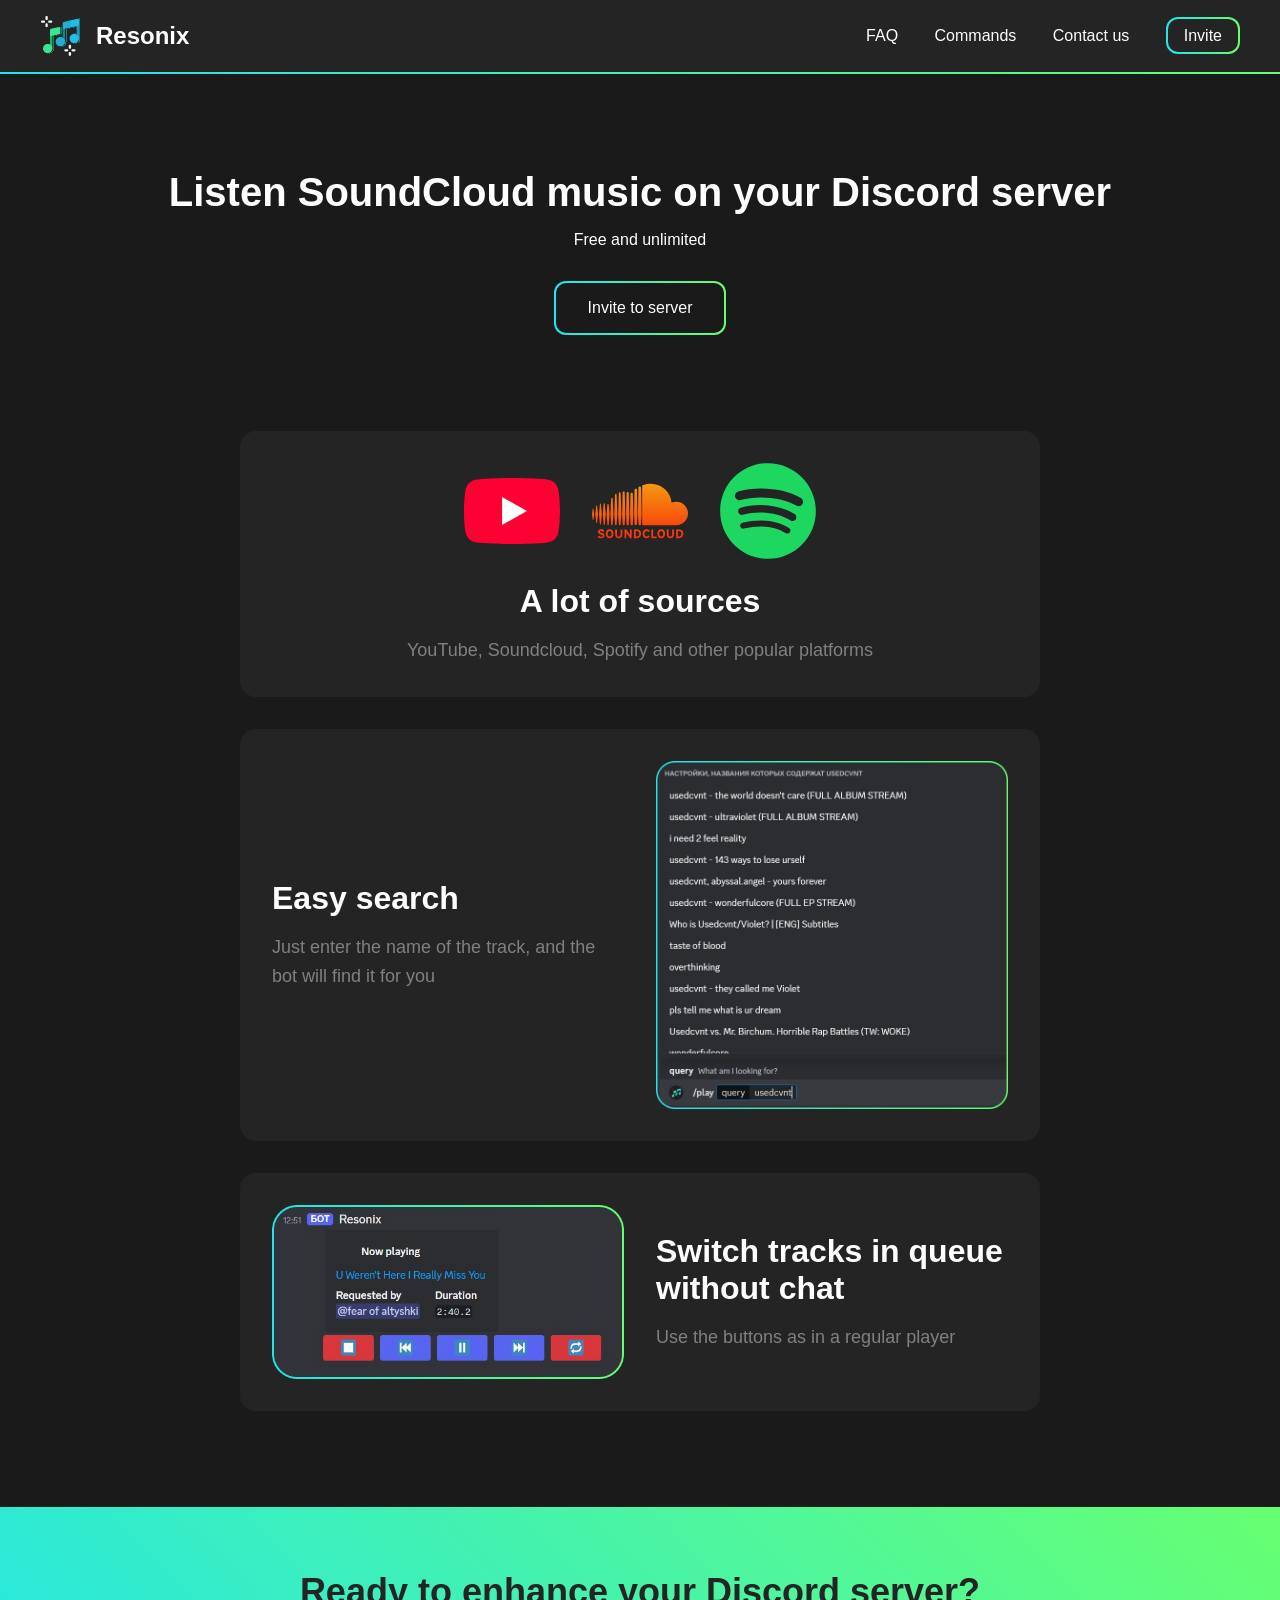
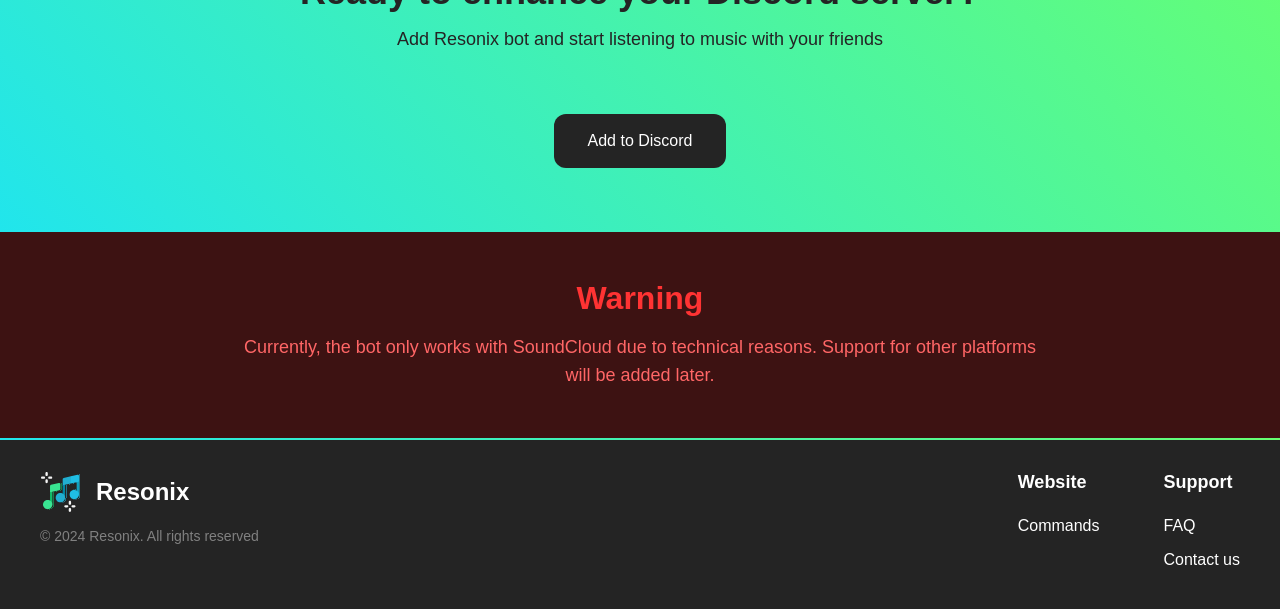
<file: frontend/index.html>
<!DOCTYPE html>
<html lang="ru">
<head>
    <meta charset="UTF-8">
    <meta name="viewport" content="width=device-width, initial-scale=1.0">
    <title>Resonix bot</title>
    <link rel="icon" href="assets/images/logo.svg" type="image/svg+xml">
    <link rel="stylesheet" href="assets/css/styles.css">
    <link href="https://api.fontshare.com/v2/css?f[]=satoshi@900,700,500,400&display=swap" rel="stylesheet">
</head>
<body>
    <header>
        <nav>
            <a href="index.html" class="logo">
                <img src="assets/images/logo.svg" alt="МузБот" class="logo-img">
                <span class="logo-text">Resonix</span>
            </a>
            <div class="nav-links">

                <a href="faq.html">FAQ</a>
                <a href="commands.html">Commands</a>
                <a href="contact.html">Contact us</a>
                <a href="https://discord.com/oauth2/authorize?client_id=1315602701471580240&permissions=36703232&integration_type=0&scope=bot+applications.commands" class="invite-btn">Invite</a>
            </div>
        </nav>
    </header>

    <main>
        <section class="hero">
            <h1>Listen SoundCloud music on your Discord server</h1>
            <p>Free and unlimited</p>
            <a href="https://discord.com/oauth2/authorize?client_id=1315602701471580240&permissions=36703232&integration_type=0&scope=bot+applications.commands" class="cta-button">Invite to server</a>
        </section>

        
        <section class="features">
            <div class="feature-card">
                    <div class="icon-group">
                        <img src="assets/images/youtube.svg" alt="YouTube" class="platform-icon">
                        <img src="assets/images/soundcloud.svg" alt="SoundCloud" class="platform-icon">
                        <img src="assets/images/spotify.svg" alt="Spotify" class="platform-icon">
                    </div>
                <h3>A lot of sources</h3>
                <p>YouTube, Soundcloud, Spotify and other popular platforms</p>
            </div>
            <div class="feature-card">
                <div class="feature-card-content">
                    <div class="feature-text">
                        <h3>Easy search</h3>
                        <p>Just enter the name of the track, and the bot will find it for you</p>
                    </div>
                    <div class="feature-image">
                        <img src="assets/images/image_1.png" alt="Easy search" class="card-image">
                    </div>
                </div>
            </div>
            <div class="feature-card">
                <div class="feature-card-content">
                    <div class="feature-image">
                        <img src="assets/images/image_2.png" alt="Playlists management" class="card-image">
                    </div>
                    <div class="feature-text">
                        <h3>Switch tracks in queue without chat</h3>
                        <p>Use the buttons as in a regular player</p>
                    </div>
                </div>
            </div>
        </section>

        <section class="cta-section">
            <div class="cta-content">
                <h2>Ready to enhance your Discord server?</h2>
                <p>Add Resonix bot and start listening to music with your friends</p>
                <a href="https://discord.com/oauth2/authorize?client_id=1315602701471580240&permissions=36703232&integration_type=0&scope=bot+applications.commands" class="cta-button cta-button-inverse">Add to Discord</a>
            </div>
        </section>

        <section class="warning">
            <div class="warning-content">
                <h2>Warning</h2>
                <p>Currently, the bot only works with SoundCloud due to technical reasons. Support for other platforms will be added later.</p>
            </div>
        </section>
    </main>

    <footer>
        <div class="footer-content">
            <div class="footer-left">
                <div class="logo">
                    <img src="assets/images/logo.svg" alt="МузБот" class="logo-img">
                    <span class="logo-text">Resonix</span>
                </div>
                <p class="copyright">© 2024 Resonix. All rights reserved</p>
            </div>
            <div class="footer-right">
                <div class="footer-section">
                    <h4>Website</h4>
                    <a href="commands.html">Commands</a>
                </div>
                <div class="footer-section">
                    <h4>Support</h4>
                    <a href="faq.html">FAQ</a>
                    <a href="contact.html">Contact us</a>
                </div>
            </div>
        </div>
    </footer>
</body>
</html>
</file>
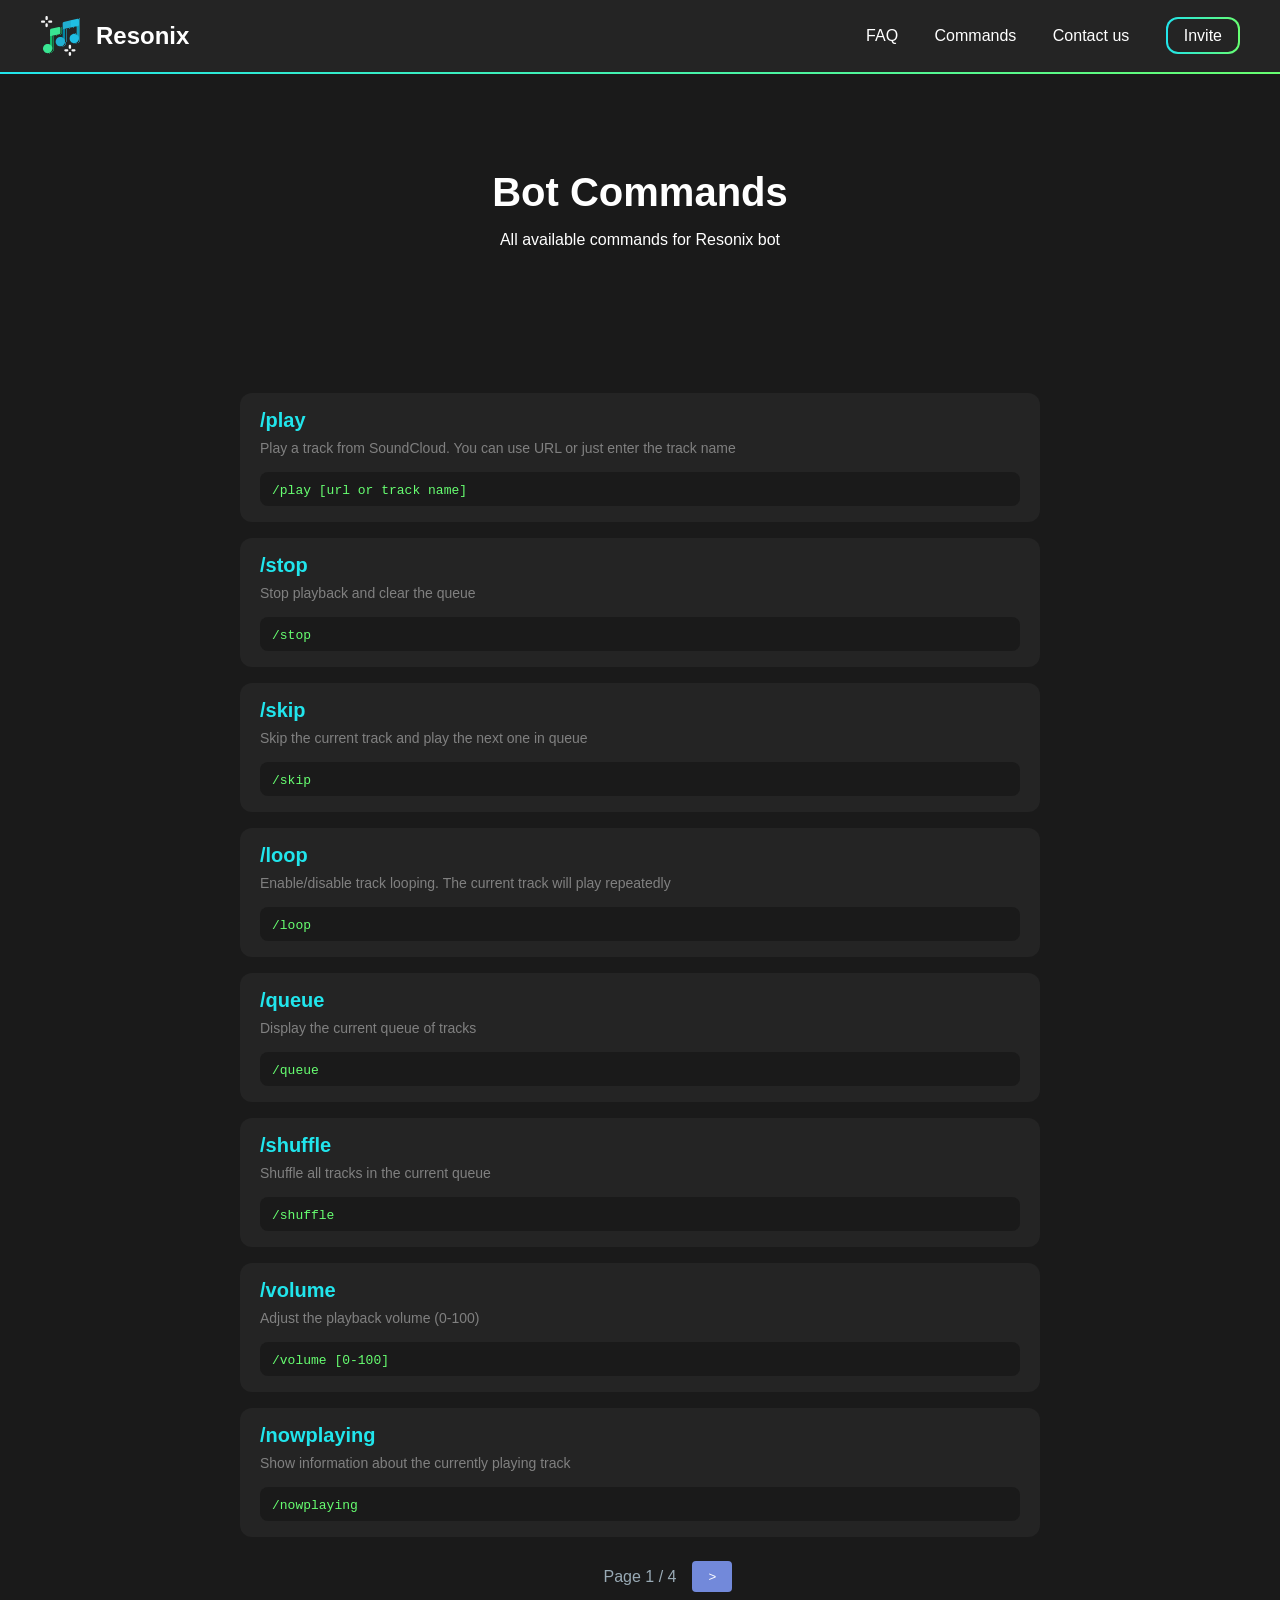
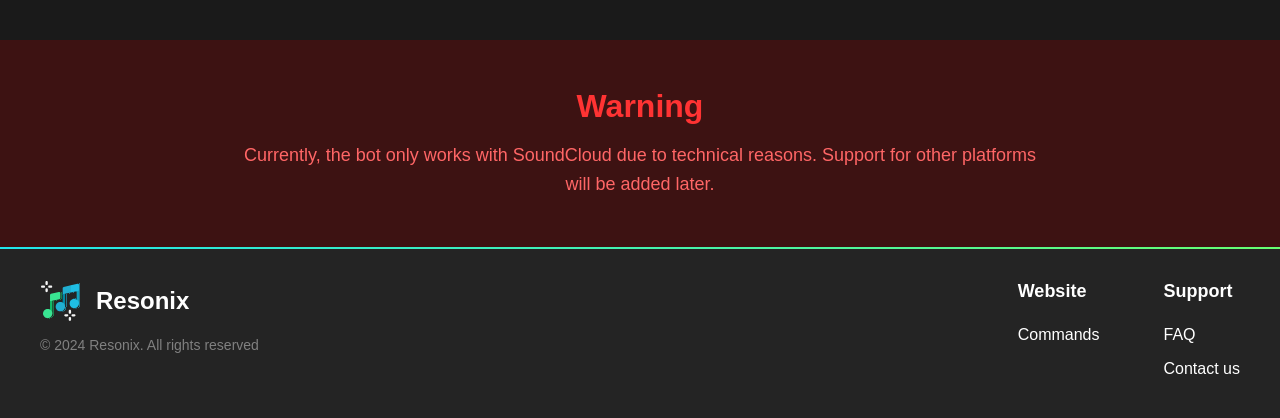
<file: frontend/commands.html>
<!DOCTYPE html>
<html lang="ru">
<head>
    <meta charset="UTF-8">
    <meta name="viewport" content="width=device-width, initial-scale=1.0">
    <title>Commands - Resonix</title>
    <link rel="icon" href="assets/images/logo.svg" type="image/svg+xml">
    <link rel="stylesheet" href="assets/css/styles.css">
    <link href="https://api.fontshare.com/v2/css?f[]=satoshi@900,700,500,400&display=swap" rel="stylesheet">
</head>
<body>
    <header>
        <nav>
            <a href="index.html" class="logo">
                <img src="assets/images/logo.svg" alt="МузБот" class="logo-img">
                <span class="logo-text">Resonix</span>
            </a>
            <div class="nav-links">
                <a href="faq.html">FAQ</a>
                <a href="commands.html">Commands</a>
					 <a href="contact.html">Contact us</a>
                <a href="https://discord.com/oauth2/authorize?client_id=1315602701471580240&permissions=36703232&integration_type=0&scope=bot+applications.commands" class="invite-btn">Invite</a>
            </div>
        </nav>
    </header>

    <main>
        <section class="hero">
            <h1>Bot Commands</h1>
            <p>All available commands for Resonix bot</p>
        </section>

        <section class="commands-section">
            <div class="commands-container">
                <div class="commands-page" id="page1">
                    <div class="command-card">
                        <h3>/play</h3>
                        <p>Play a track from SoundCloud. You can use URL or just enter the track name</p>
                        <div class="command-usage">
                            <code>/play [url or track name]</code>
                        </div>
                    </div>

                    <div class="command-card">
                        <h3>/stop</h3>
                        <p>Stop playback and clear the queue</p>
                        <div class="command-usage">
                            <code>/stop</code>
                        </div>
                    </div>

                    <div class="command-card">
                        <h3>/skip</h3>
                        <p>Skip the current track and play the next one in queue</p>
                        <div class="command-usage">
                            <code>/skip</code>
                        </div>
                    </div>

                    <div class="command-card">
                        <h3>/loop</h3>
                        <p>Enable/disable track looping. The current track will play repeatedly</p>
                        <div class="command-usage">
                            <code>/loop</code>
                        </div>
                    </div>

                    <div class="command-card">
                        <h3>/queue</h3>
                        <p>Display the current queue of tracks</p>
                        <div class="command-usage">
                            <code>/queue</code>
                        </div>
                    </div>

                    <div class="command-card">
                        <h3>/shuffle</h3>
                        <p>Shuffle all tracks in the current queue</p>
                        <div class="command-usage">
                            <code>/shuffle</code>
                        </div>
                    </div>

                    <div class="command-card">
                        <h3>/volume</h3>
                        <p>Adjust the playback volume (0-100)</p>
                        <div class="command-usage">
                            <code>/volume [0-100]</code>
                        </div>
                    </div>

                    <div class="command-card">
                        <h3>/nowplaying</h3>
                        <p>Show information about the currently playing track</p>
                        <div class="command-usage">
                            <code>/nowplaying</code>
                        </div>
                    </div>
                </div>

                <div class="commands-page" id="page2">
                    <div class="command-card">
                        <h3>loop</h3>
                        <p>Loops the current song</p>
                        <div class="command-usage">
                            <code>/loop</code>
                        </div>
                    </div>

                    <div class="command-card">
                        <h3>loopq</h3>
                        <p>Loop the current song queue</p>
                        <div class="command-usage">
                            <code>/loopq</code>
                        </div>
                    </div>

                    <div class="command-card">
                        <h3>lyrics</h3>
                        <p>Get the lyrics of a song</p>
                        <div class="command-usage">
                            <code>/lyrics</code>
                        </div>
                    </div>

                    <div class="command-card">
                        <h3>move</h3>
                        <p>Moves track to a different position</p>
                        <div class="command-usage">
                            <code>/move [position]</code>
                        </div>
                    </div>

                    <div class="command-card">
                        <h3>nowplaying</h3>
                        <p>Shows the song currently playing in the voice channel</p>
                        <div class="command-usage">
                            <code>/nowplaying</code>
                        </div>
                    </div>

                    <div class="command-card">
                        <h3>pause</h3>
                        <p>Pauses the current playing track</p>
                        <div class="command-usage">
                            <code>/pause</code>
                        </div>
                    </div>

                    <div class="command-card">
                        <h3>ping</h3>
                        <p>View the bot's latency</p>
                        <div class="command-usage">
                            <code>/ping</code>
                        </div>
                    </div>

                    <div class="command-card">
                        <h3>play</h3>
                        <p>Searches and plays the requested song<br>Supports: SoundCloud</p>
                        <div class="command-usage">
                            <code>/play [url or track name]</code>
                        </div>
                    </div>

                    <div class="command-card">
                        <h3>previous</h3>
                        <p>Go back to the previous song</p>
                        <div class="command-usage">
                            <code>/previous</code>
                        </div>
                    </div>

                    <div class="command-card">
                        <h3>queue</h3>
                        <p>Shows the current queue</p>
                        <div class="command-usage">
                            <code>/queue</code>
                        </div>
                    </div>
                </div>

                <div class="commands-page" id="page3">
                    <div class="command-card">
                        <h3>reload</h3>
                        <p>Reload all commands</p>
                        <div class="command-usage">
                            <code>/reload</code>
                        </div>
                    </div>

                    <div class="command-card">
                        <h3>remove</h3>
                        <p>Remove track you don't want from queue</p>
                        <div class="command-usage">
                            <code>/remove [position]</code>
                        </div>
                    </div>

                    <div class="command-card">
                        <h3>replay</h3>
                        <p>Replay current playing track</p>
                        <div class="command-usage">
                            <code>/replay</code>
                        </div>
                    </div>

                    <div class="command-card">
                        <h3>resume</h3>
                        <p>Resume current track</p>
                        <div class="command-usage">
                            <code>/resume</code>
                        </div>
                    </div>

                    <div class="command-card">
                        <h3>save</h3>
                        <p>Saves current song to your DM's</p>
                        <div class="command-usage">
                            <code>/save</code>
                        </div>
                    </div>

                    <div class="command-card">
                        <h3>search</h3>
                        <p>Search for a song</p>
                        <div class="command-usage">
                            <code>/search [query]</code>
                        </div>
                    </div>

                    <div class="command-card">
                        <h3>seek</h3>
                        <p>Seek to a specific time in the current song</p>
                        <div class="command-usage">
                            <code>/seek [time]</code>
                        </div>
                    </div>

                    <div class="command-card">
                        <h3>shuffle</h3>
                        <p>Randomizes the queue</p>
                        <div class="command-usage">
                            <code>/shuffle</code>
                        </div>
                    </div>

                    <div class="command-card">
                        <h3>skip</h3>
                        <p>Skip the current song</p>
                        <div class="command-usage">
                            <code>/skip</code>
                        </div>
                    </div>

                    <div class="command-card">
                        <h3>skipto</h3>
                        <p>Skip to a specific song in the queue</p>
                        <div class="command-usage">
                            <code>/skipto [position]</code>
                        </div>
                    </div>
                </div>

                <div class="commands-page" id="page4">
                    <div class="command-card">
                        <h3>stats</h3>
                        <p>Get information about the bot</p>
                        <div class="command-usage">
                            <code>/stats</code>
                        </div>
                    </div>

                    <div class="command-card">
                        <h3>stop</h3>
                        <p>Stops whatever the bot is playing and leaves the voice channel<br>(This command will clear the queue)</p>
                        <div class="command-usage">
                            <code>/stop</code>
                        </div>
                    </div>

                    <div class="command-card">
                        <h3>summon</h3>
                        <p>Summons the bot to the channel</p>
                        <div class="command-usage">
                            <code>/summon</code>
                        </div>
                    </div>

                    <div class="command-card">
                        <h3>volume</h3>
                        <p>Change the volume of the current song</p>
                        <div class="command-usage">
                            <code>/volume [0-100]</code>
                        </div>
                    </div>
                </div>

                <div class="pagination">
                    <button id="prevPage">&lt;</button>
                    <span id="pageIndicator">Page <span id="currentPage">1</span> / 4</span>
                    <button id="nextPage">&gt;</button>
                </div>
            </div>
        </section>

        <section class="warning">
            <div class="warning-content">
                <h2>Warning</h2>
                <p>Currently, the bot only works with SoundCloud due to technical reasons. Support for other platforms will be added later.</p>
            </div>
        </section>
    </main>

    <footer>
        <div class="footer-content">
            <div class="footer-left">
                <div class="logo">
                    <img src="assets/images/logo.svg" alt="МузБот" class="logo-img">
                    <span class="logo-text">Resonix</span>
                </div>
                <p class="copyright">© 2024 Resonix. All rights reserved</p>
            </div>
            <div class="footer-right">
                <div class="footer-section">
                    <h4>Website</h4>
                    <a href="commands.html">Commands</a>
                </div>
                <div class="footer-section">
                    <h4>Support</h4>
                    <a href="faq.html">FAQ</a>
                    <a href="contact.html">Contact us</a>
                </div>
            </div>
        </div>
    </footer>
    <script src="assets/js/script.js"></script>
</body>
</html>
</file>
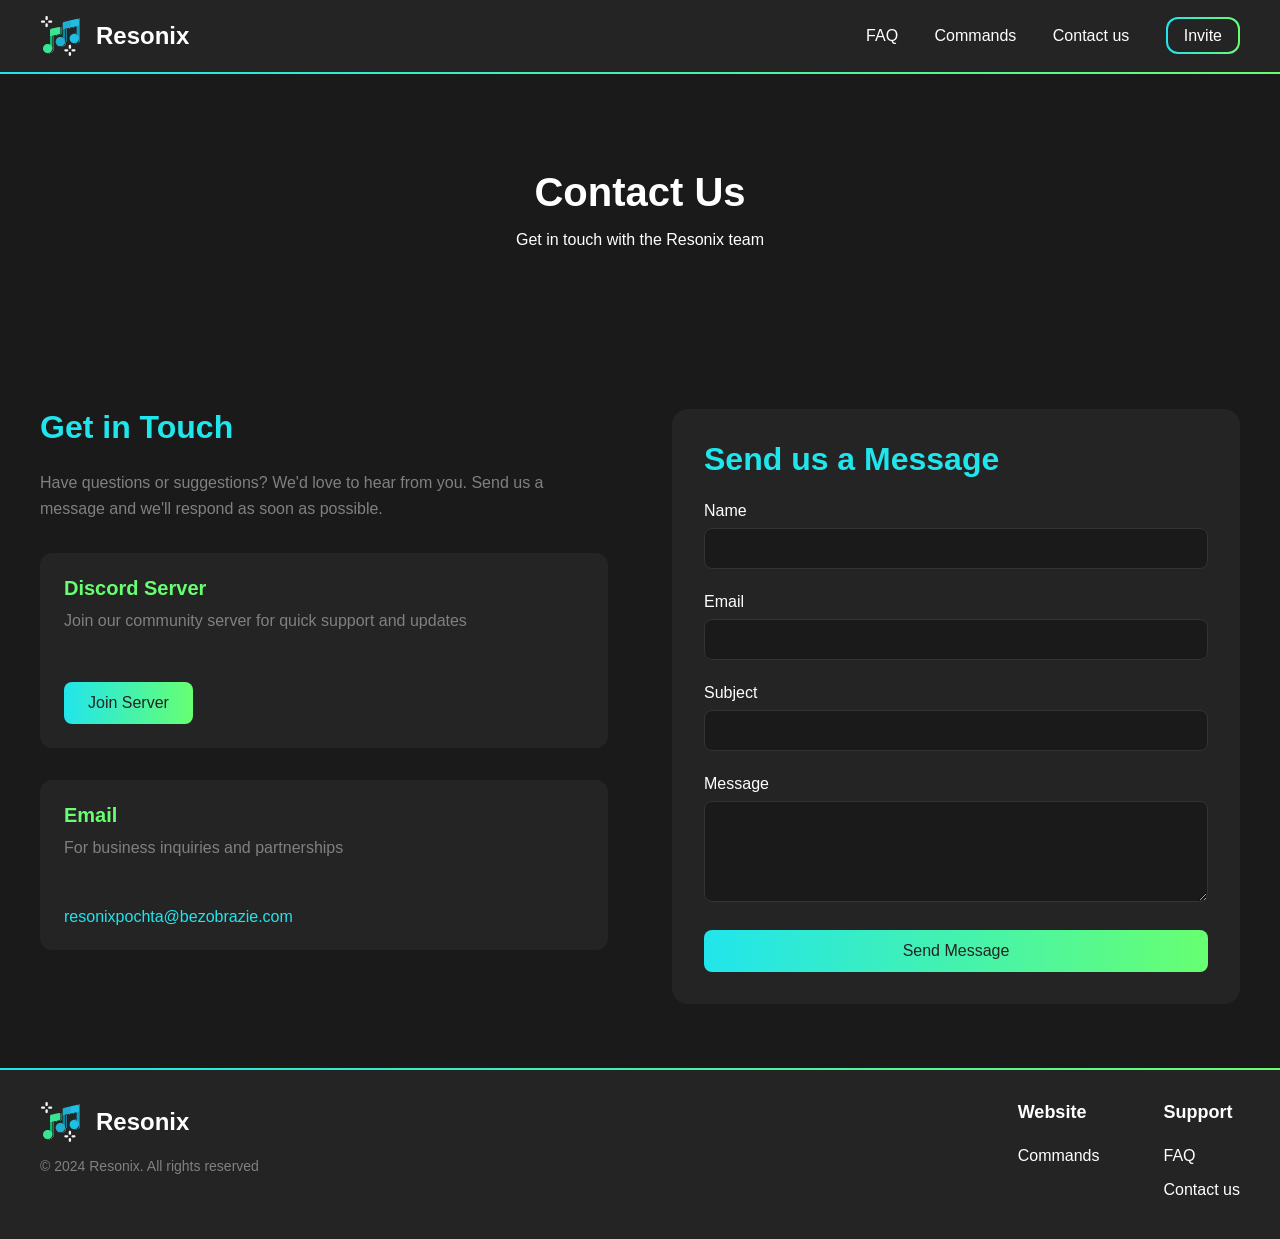
<file: frontend/contact.html>
<!DOCTYPE html>
<html lang="ru">
<head>
    <meta charset="UTF-8">
    <meta name="viewport" content="width=device-width, initial-scale=1.0">
    <title>Contact Us - Resonix</title>
    <link rel="icon" href="assets/images/logo.svg" type="image/svg+xml">
    <link rel="stylesheet" href="assets/css/styles.css">
    <link href="https://api.fontshare.com/v2/css?f[]=satoshi@900,700,500,400&display=swap" rel="stylesheet">
</head>
<body>
    <header>
        <nav>
            <a href="index.html" class="logo">
                <img src="assets/images/logo.svg" alt="МузБот" class="logo-img">
                <span class="logo-text">Resonix</span>
            </a>
            <div class="nav-links">
                <a href="faq.html">FAQ</a>
                <a href="commands.html">Commands</a>
					 <a href="contact.html">Contact us</a>
                <a href="https://discord.com/oauth2/authorize?client_id=1315602701471580240&permissions=36703232&integration_type=0&scope=bot+applications.commands" class="invite-btn">Invite</a>
            </div>
        </nav>
    </header>

    <main>
        <section class="hero">
            <h1>Contact Us</h1>
            <p>Get in touch with the Resonix team</p>
        </section>

        <section class="contact-section">
            <div class="contact-container">
                <div class="contact-info">
                    <h2>Get in Touch</h2>
                    <p>Have questions or suggestions? We'd love to hear from you. Send us a message and we'll respond as soon as possible.</p>
                    
                    <div class="contact-methods">
                        <div class="contact-method">
                            <h3>Discord Server</h3>
                            <p>Join our community server for quick support and updates</p>
                            <a href="https://discord.gg/BvBWcjYD" class="discord-btn">Join Server</a>
                        </div>
                        
                        <div class="contact-method">
                            <h3>Email</h3>
                            <p>For business inquiries and partnerships</p>
                            <a href="#">resonixpochta@bezobrazie.com</a>
                        </div>
                    </div>
                </div>

                <div class="contact-form">
                    <h2>Send us a Message</h2>
                    <form id="contactForm">
                        <div class="form-group">
                            <label for="name">Name</label>
                            <input type="text" id="name" name="name" required>
                        </div>

                        <div class="form-group">
                            <label for="email">Email</label>
                            <input type="email" id="email" name="email" required>
                        </div>

                        <div class="form-group">
                            <label for="subject">Subject</label>
                            <input type="text" id="subject" name="subject" required>
                        </div>

                        <div class="form-group">
                            <label for="message">Message</label>
                            <textarea id="message" name="message" rows="5" required></textarea>
                        </div>

                        <button type="submit" class="submit-btn" id="submitBtn">Send Message</button>
                    </form>
                </div>
            </div>
        </section>
    </main>

    <footer>
        <div class="footer-content">
            <div class="footer-left">
                <a href="/" class="logo">
                    <img src="assets/images/logo.svg" alt="МузБот" class="logo-img">
                    <span class="logo-text">Resonix</span>
                </a>
                <p class="copyright">© 2024 Resonix. All rights reserved</p>
            </div>
            <div class="footer-right">
                <div class="footer-section">
                    <h4>Website</h4>
                    <a href="commands.html">Commands</a>
                </div>
                <div class="footer-section">
                    <h4>Support</h4>
                    <a href="faq.html">FAQ</a>
                    <a href="contact.html">Contact us</a>
                </div>
            </div>
        </div>
    </footer>
    <script src="assets/js/contact.js"></script>
</body>
</html>
</file>
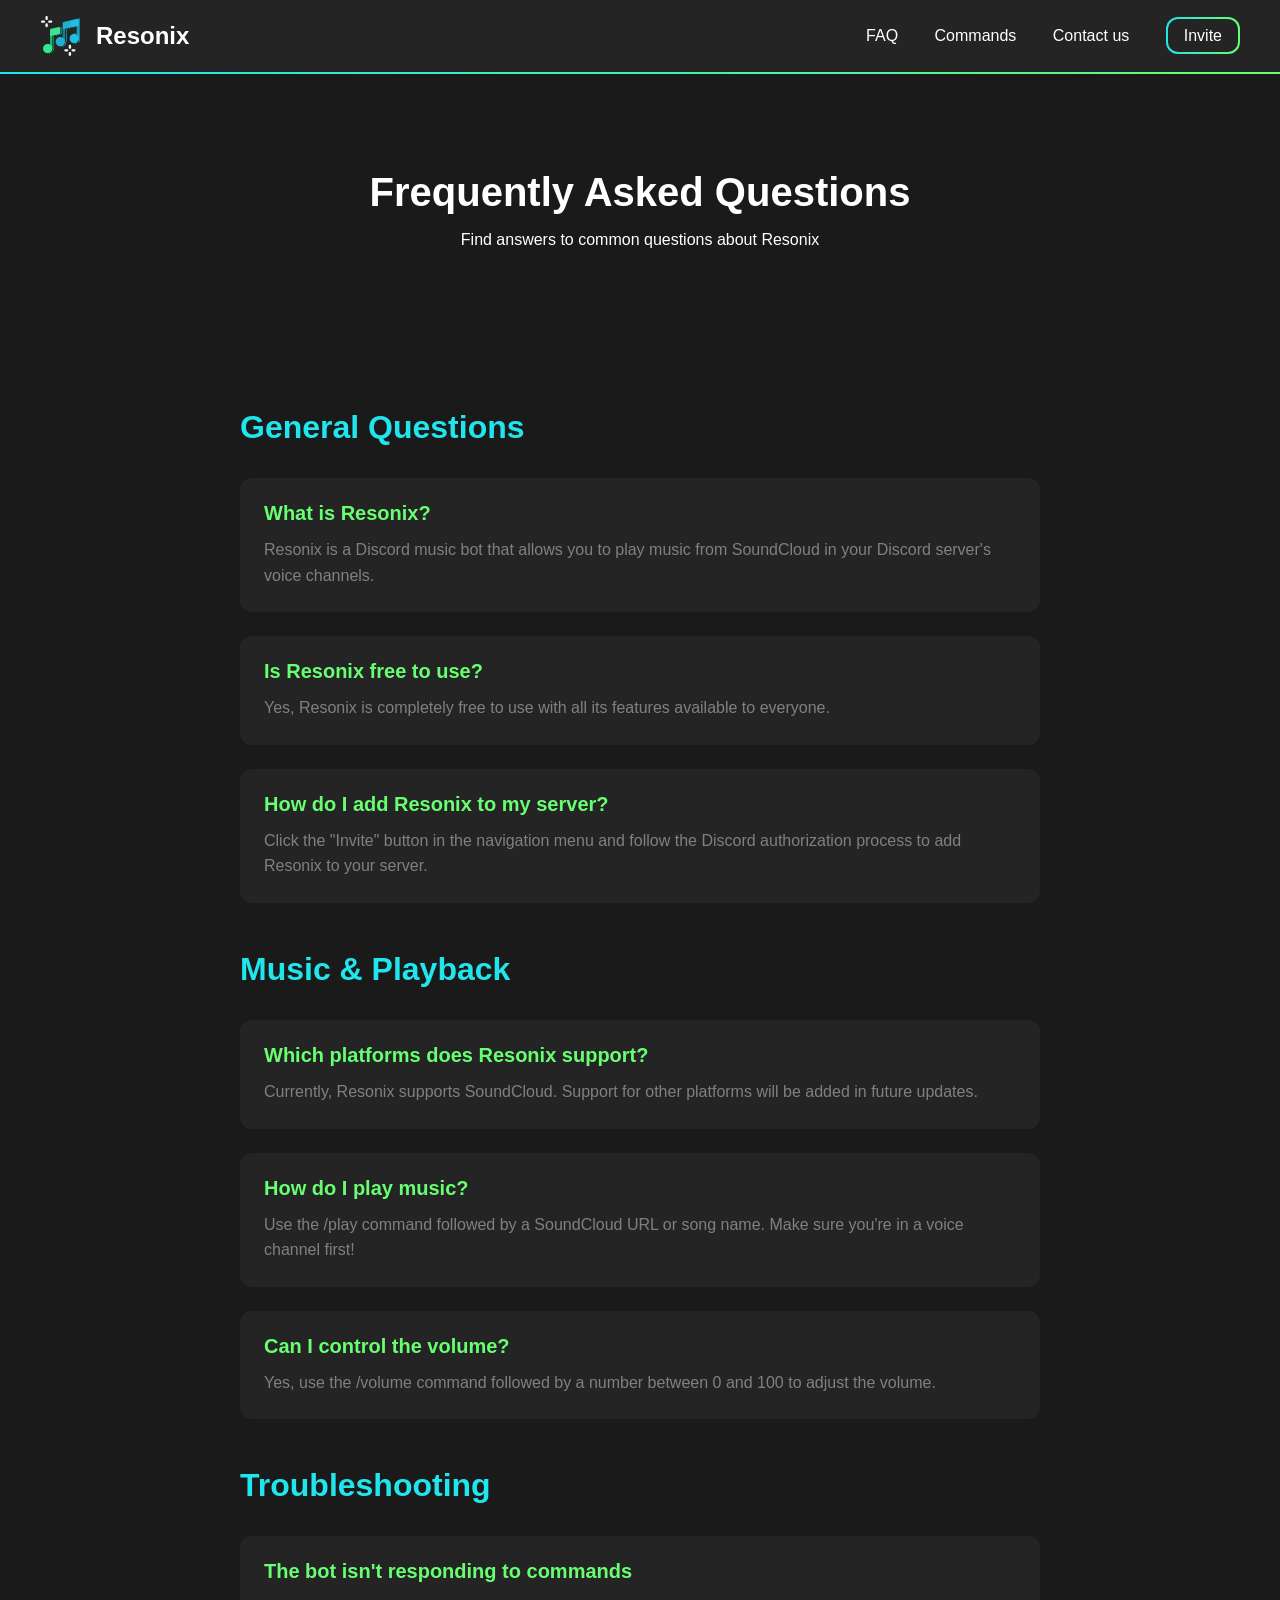
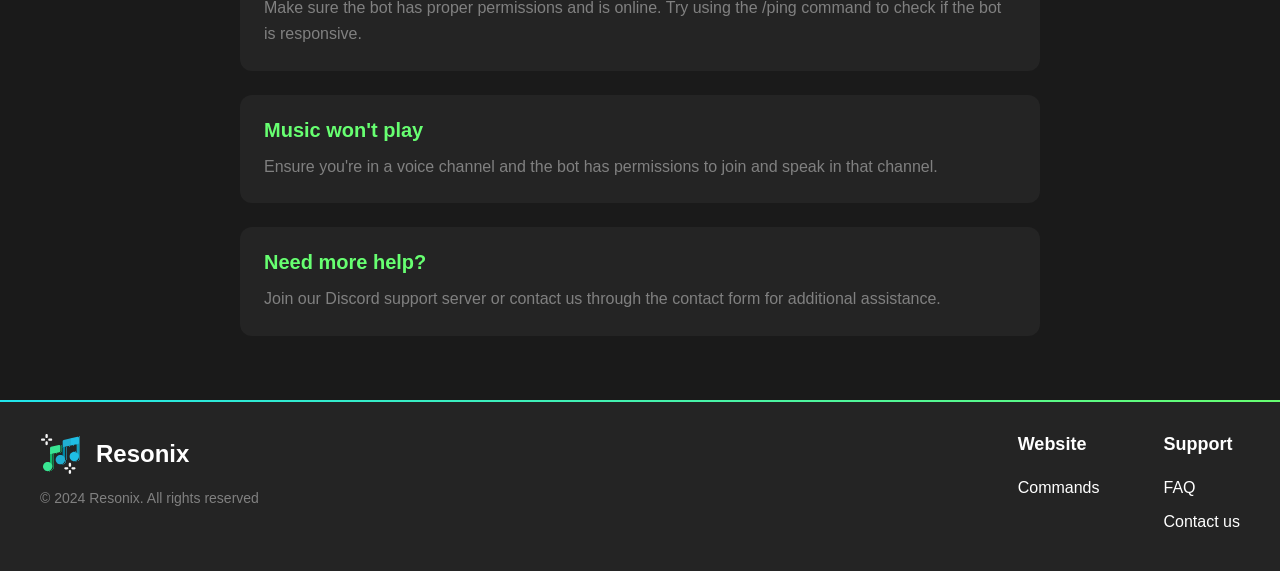
<file: frontend/faq.html>
<!DOCTYPE html>
<html lang="ru">
<head>
    <meta charset="UTF-8">
    <meta name="viewport" content="width=device-width, initial-scale=1.0">
    <title>FAQ - Resonix</title>
    <link rel="icon" href="assets/images/logo.svg" type="image/svg+xml">
    <link rel="stylesheet" href="assets/css/styles.css">
    <link href="https://api.fontshare.com/v2/css?f[]=satoshi@900,700,500,400&display=swap" rel="stylesheet">
</head>
<body>
    <header>
        <nav>
            <a href="index.html" class="logo">
                <img src="assets/images/logo.svg" alt="МузБот" class="logo-img">
                <span class="logo-text">Resonix</span>
            </a>
            <div class="nav-links">
                <a href="faq.html">FAQ</a>
                <a href="commands.html">Commands</a>
					 <a href="contact.html">Contact us</a>
                <a href="https://discord.com/oauth2/authorize?client_id=1315602701471580240&permissions=36703232&integration_type=0&scope=bot+applications.commands" class="invite-btn">Invite</a>
            </div>
        </nav>
    </header>

    <main>
        <section class="hero">
            <h1>Frequently Asked Questions</h1>
            <p>Find answers to common questions about Resonix</p>
        </section>

        <section class="faq-section">
            <div class="faq-container">
                <div class="faq-item">
                    <h2>General Questions</h2>
                    
                    <div class="faq-card">
                        <h3>What is Resonix?</h3>
                        <p>Resonix is a Discord music bot that allows you to play music from SoundCloud in your Discord server's voice channels.</p>
                    </div>

                    <div class="faq-card">
                        <h3>Is Resonix free to use?</h3>
                        <p>Yes, Resonix is completely free to use with all its features available to everyone.</p>
                    </div>

                    <div class="faq-card">
                        <h3>How do I add Resonix to my server?</h3>
                        <p>Click the "Invite" button in the navigation menu and follow the Discord authorization process to add Resonix to your server.</p>
                    </div>
                </div>

                <div class="faq-item">
                    <h2>Music & Playback</h2>
                    
                    <div class="faq-card">
                        <h3>Which platforms does Resonix support?</h3>
                        <p>Currently, Resonix supports SoundCloud. Support for other platforms will be added in future updates.</p>
                    </div>

                    <div class="faq-card">
                        <h3>How do I play music?</h3>
                        <p>Use the /play command followed by a SoundCloud URL or song name. Make sure you're in a voice channel first!</p>
                    </div>

                    <div class="faq-card">
                        <h3>Can I control the volume?</h3>
                        <p>Yes, use the /volume command followed by a number between 0 and 100 to adjust the volume.</p>
                    </div>
                </div>

                <div class="faq-item">
                    <h2>Troubleshooting</h2>
                    
                    <div class="faq-card">
                        <h3>The bot isn't responding to commands</h3>
                        <p>Make sure the bot has proper permissions and is online. Try using the /ping command to check if the bot is responsive.</p>
                    </div>

                    <div class="faq-card">
                        <h3>Music won't play</h3>
                        <p>Ensure you're in a voice channel and the bot has permissions to join and speak in that channel.</p>
                    </div>

                    <div class="faq-card">
                        <h3>Need more help?</h3>
                        <p>Join our Discord support server or contact us through the contact form for additional assistance.</p>
                    </div>
                </div>
            </div>
        </section>
    </main>

    <footer>
        <div class="footer-content">
            <div class="footer-left">
                <a href="/" class="logo">
                    <img src="assets/images/logo.svg" alt="МузБот" class="logo-img">
                    <span class="logo-text">Resonix</span>
                </a>
                <p class="copyright">© 2024 Resonix. All rights reserved</p>
            </div>
            <div class="footer-right">
                <div class="footer-section">
                    <h4>Website</h4>
                    <a href="commands.html">Commands</a>
                </div>
                <div class="footer-section">
                    <h4>Support</h4>
                    <a href="faq.html">FAQ</a>
                    <a href="contact.html">Contact us</a>
                </div>
            </div>
        </div>
    </footer>
</body>
</html>
</file>
<file: frontend/assets/css/styles.css>
:root {
    --primary-color: #7289da;
    --secondary-color: #2c2f33;
    --text-color: #ffffff;
    --background-color: #23272a;
}

* {
    margin: 0;
    padding: 0;
    box-sizing: border-box;
}

body {
    font-family: 'Satoshi', sans-serif;
    background-color: var(--background-color);
    color: var(--text-color);
}

/* Header styles */
header {
    background-color: #242424;
    padding: 16px 32px;
    border-bottom: 2px solid transparent;
    border-image: linear-gradient(to right, #21E5EC, #67FF71);
    border-image-slice: 1;
}

nav {
    display: flex;
    justify-content: space-between;
    align-items: center;
    max-width: 1200px;
    margin: 0 auto;
}

.nav-links a {
    font-weight: 500;
    color: var(--text-color);
    text-decoration: none;
    margin-left: 32px;
}

.invite-btn {
    border: 2px solid transparent;
    background-image: linear-gradient(#242424, #242424), linear-gradient(to right, #21E5EC, #67FF71);
    background-origin: border-box;
    background-clip: padding-box, border-box;
    padding: 8px 16px;
    border-radius: 12px;
    transition: all 0.3s ease;
}

.invite-btn:hover {
    background-image: linear-gradient(to right, #21E5EC, #67FF71), linear-gradient(to right, #21E5EC, #67FF71);
    color: var(--text-color);
    transform: translateY(-2px);
}

/* Hero section */
.hero {
    text-align: center;
    padding: 96px 32px;
    width: 100%;
    background-color: #1a1a1a;
}

.hero h1 {
    font-weight: 900;
    font-size: 40px;
    margin-bottom: 16px;
}

.cta-button {
    display: inline-block;
    border: 2px solid transparent;
    background-image: linear-gradient(#1a1a1a, #1a1a1a), linear-gradient(to right, #21E5EC, #67FF71);
    background-origin: border-box;
    background-clip: padding-box, border-box;
    color: var(--text-color);
    text-decoration: none;
    padding: 16px 32px;
    border-radius: 12px;
    margin-top: 32px;
    transition: all 0.3s ease;
}

.cta-button:hover {
    background-image: linear-gradient(to right, #21E5EC, #67FF71), linear-gradient(to right, #21E5EC, #67FF71);
    color: var(--text-color);
    transform: translateY(-2px);
}

/* Features section */
.features {
    display: flex;
    flex-direction: column;
    gap: 32px;
    padding: 96px 32px;
    padding-top: 0;
    width: 100%;
    background-color: #1a1a1a;
    max-width: 100%;
    margin: 0 auto;
}

.feature-card {
    background-color: transparent;
    padding: 32px;
    border-radius: 16px;
    text-align: center;
    background-color: #242424;
    max-width: 800px;
    margin: 0 auto;
    width: 100%;
}

.feature-card-content {
    display: flex;
    align-items: center;
    justify-content: space-between;
    gap: 32px;
}

.feature-text {
    text-align: left;
    flex: 1;
}

.feature-image {
    flex: 1;
    display: flex;
    justify-content: flex-end;
}

.card-image {
    width: 100%;
    max-width: 400px;
    height: auto;
    object-fit: contain;
}

.feature-icon {
    width: 64px;
    height: 64px;
    margin-bottom: 24px;
    border: 2px solid transparent;
    border-radius: 50%;
    background-image: linear-gradient(#1a1a1a, #1a1a1a), linear-gradient(to right, #21E5EC, #67FF71);
    background-origin: border-box;
    background-clip: padding-box, border-box;
    display: flex;
    align-items: center;
    justify-content: center;
    padding: 13px;
    background-color: #1a1a1a;
}

.feature-card h3 {
    font-weight: 700;
    color: var(--text-color);
    margin-bottom: 16px;
    font-size: 32px;
}

.feature-card p {
    font-size: 18px;
    line-height: 1.6;
    color: #808080;
    max-width: 600px;
    margin: 0 auto;
}

/* CTA section */
.cta-section {
    background: linear-gradient(45deg, #21E5EC, #67FF71);
    padding: 64px 32px;
    width: 100%;
    text-align: center;
}

.cta-content {
    max-width: 800px;
    margin: 0 auto;
}

.cta-content h2 {
    color: #242424;
    font-size: 36px;
    font-weight: 900;
    margin-bottom: 16px;
}

.cta-content p {
    color: #242424;
    font-size: 18px;
    margin-bottom: 32px;
}

.cta-button-inverse {
    background-image: linear-gradient(#242424, #242424), linear-gradient(#242424, #242424);
    color: #ffffff;
}

.cta-button-inverse:hover {
    background-image: linear-gradient(transparent, transparent), linear-gradient(#242424, #242424);
    color: #ffffff;
}

/* Warning section */
footer {
    background-color: #242424;
    padding: 32px;
    width: 100%;
    border-top: 2px solid transparent;
    border-image: linear-gradient(to right, #21E5EC, #67FF71);
    border-image-slice: 1;
}

.footer-content {
    display: flex;
    justify-content: space-between;
    max-width: 1200px;
    margin: 0 auto;
}

.footer-left {
    display: flex;
    flex-direction: column;
    gap: 16px;
}

.footer-right {
    display: flex;
    gap: 64px;
}

.copyright {
    color: #808080;
    font-size: 14px;
}

.footer-section {
    display: flex;
    flex-direction: column;
}

.footer-section a {
    color: var(--text-color);
    text-decoration: none;
    margin: 8px 0;
    font-weight: 500;
}

.footer-section h4 {
    font-size: 18px;
    margin-bottom: 16px;
}

.logo {
    display: flex;
    align-items: center;
    gap: 1rem;
    text-decoration: none;
}

.logo:visited {
    color: inherit;
}

.logo-img {
    height: 40px;
    width: auto;
}

.logo-text {
    font-weight: 700;
    font-size: 24px;
    color: var(--text-color);
}

.icon-group {
    display: flex;
    align-items: center;
    justify-content: center;
    gap: 32px;
    margin-bottom: 24px;
}

.platform-icon {
    width: 96px;
    height: 96px;
}

.warning {
    background-color: #3D1212;
    padding: 48px 32px;
    width: 100%;
}

.warning-content {
    max-width: 800px;
    margin: 0 auto;
    text-align: center;
}

.warning-content h2 {
    color: #FF3333;
    font-size: 32px;
    margin-bottom: 16px;
    font-weight: 700;
}

.warning-content p {
    color: #FF6666;
    font-size: 18px;
    line-height: 1.6;
}

/* Commands section */
.commands {
    display: flex;
    flex-direction: column;
    gap: 16px;
    padding: 64px 32px;
    width: 100%;
    background-color: #1a1a1a;
    max-width: 800px;
    margin: 0 auto;
}

.command-card {
    background-color: #242424;
    padding: 16px 20px;
    border-radius: 12px;
    width: 100%;
    margin-bottom: 16px;
}

.command-card h3 {
    color: #21E5EC;
    font-size: 20px;
    margin-bottom: 8px;
}

.command-card p {
    color: #808080;
    font-size: 14px;
    margin-bottom: 16px;
}

.command-usage {
    background-color: #1a1a1a;
    padding: 8px 12px;
    border-radius: 8px;
}

.command-usage code {
    color: #67FF71;
    font-family: monospace;
    font-size: 13px;
}

.commands-container {
  position: relative;
}

.commands-page {
  display: none;
}

.commands-page.active {
  display: block;
}

.pagination {
  display: flex;
  justify-content: center;
  align-items: center;
  gap: 1rem;
  margin-top: 1.5rem;
}

.pagination button {
  background: #7289da;
  border: none;
  color: white;
  padding: 0.5rem 1rem;
  border-radius: 4px;
  cursor: pointer;
}

.pagination button:hover {
  background: #5b6eae;
}

#pageIndicator {
  color: #99aab5;
} 

.commands-section {
    padding: 48px 32px;
    width: 100%;
    background-color: #1a1a1a;
}

.commands-container {
    position: relative;
    max-width: 800px;
    margin: 0 auto;
    width: 100%;
}

.command-card {
    background-color: #242424;
    padding: 16px 20px;
    border-radius: 12px;
    width: 100%;
    margin-bottom: 16px;
} 

/* Contact page styles */
.contact-section {
    padding: 64px 32px;
    width: 100%;
    background-color: #1a1a1a;
}

.contact-container {
    max-width: 1200px;
    margin: 0 auto;
    display: grid;
    grid-template-columns: 1fr 1fr;
    gap: 64px;
}

.contact-info h2,
.contact-form h2 {
    font-size: 32px;
    margin-bottom: 24px;
    color: #21E5EC;
}

.contact-info p {
    color: #808080;
    margin-bottom: 32px;
    font-size: 16px;
    line-height: 1.6;
}

.contact-methods {
    display: flex;
    flex-direction: column;
    gap: 32px;
}

.contact-method {
    background-color: #242424;
    padding: 24px;
    border-radius: 12px;
}

.contact-method h3 {
    color: #67FF71;
    margin-bottom: 8px;
    font-size: 20px;
}

.contact-method a {
    color: #21E5EC;
    text-decoration: none;
    display: inline-block;
    margin-top: 16px;
}

.discord-btn {
    background: linear-gradient(to right, #21E5EC, #67FF71);
    color: #242424 !important;
    padding: 12px 24px;
    border-radius: 8px;
    font-weight: 500;
}

.contact-form {
    background-color: #242424;
    padding: 32px;
    border-radius: 16px;
}

.form-group {
    margin-bottom: 24px;
}

.form-group label {
    display: block;
    margin-bottom: 8px;
    color: #ffffff;
}

.form-group input,
.form-group textarea {
    width: 100%;
    padding: 12px;
    background-color: #1a1a1a;
    border: 1px solid #333;
    border-radius: 8px;
    color: #ffffff;
    font-family: 'Satoshi', sans-serif;
}

.form-group textarea {
    resize: vertical;
}

.submit-btn {
    background: linear-gradient(to right, #21E5EC, #67FF71);
    color: #242424;
    border: none;
    padding: 12px 32px;
    border-radius: 8px;
    font-weight: 500;
    cursor: pointer;
    width: 100%;
    font-size: 16px;
    transition: transform 0.2s;
}

.submit-btn:hover {
    transform: translateY(-2px);
}

/* Responsive design */
@media (max-width: 768px) {
    .contact-container {
        grid-template-columns: 1fr;
    }
} 

/* FAQ page styles */
.faq-section {
    padding: 64px 32px;
    width: 100%;
    background-color: #1a1a1a;
}

.faq-container {
    max-width: 800px;
    margin: 0 auto;
    display: flex;
    flex-direction: column;
    gap: 48px;
}

.faq-item {
    display: flex;
    flex-direction: column;
    gap: 24px;
}

.faq-item h2 {
    color: #21E5EC;
    font-size: 32px;
    margin-bottom: 8px;
}

.faq-card {
    background-color: #242424;
    padding: 24px;
    border-radius: 12px;
    transition: transform 0.2s;
}

.faq-card:hover {
    transform: translateY(-2px);
}

.faq-card h3 {
    color: #67FF71;
    font-size: 20px;
    margin-bottom: 12px;
}

.faq-card p {
    color: #808080;
    font-size: 16px;
    line-height: 1.6;
}

/* Responsive design for FAQ */
@media (max-width: 768px) {
    .faq-container {
        padding: 0 16px;
    }
    
    .faq-item h2 {
        font-size: 28px;
    }
    
    .faq-card h3 {
        font-size: 18px;
    }
} 


.submit-btn:disabled{
	background: #535353 !important;
	color: #ffffff62 !important;
}

.submit-btn:disabled:hover{
	background: #535353 !important;
	color: #ffffff62 !important;
	transform: none !important;
	cursor: not-allowed !important;
}
</file>
